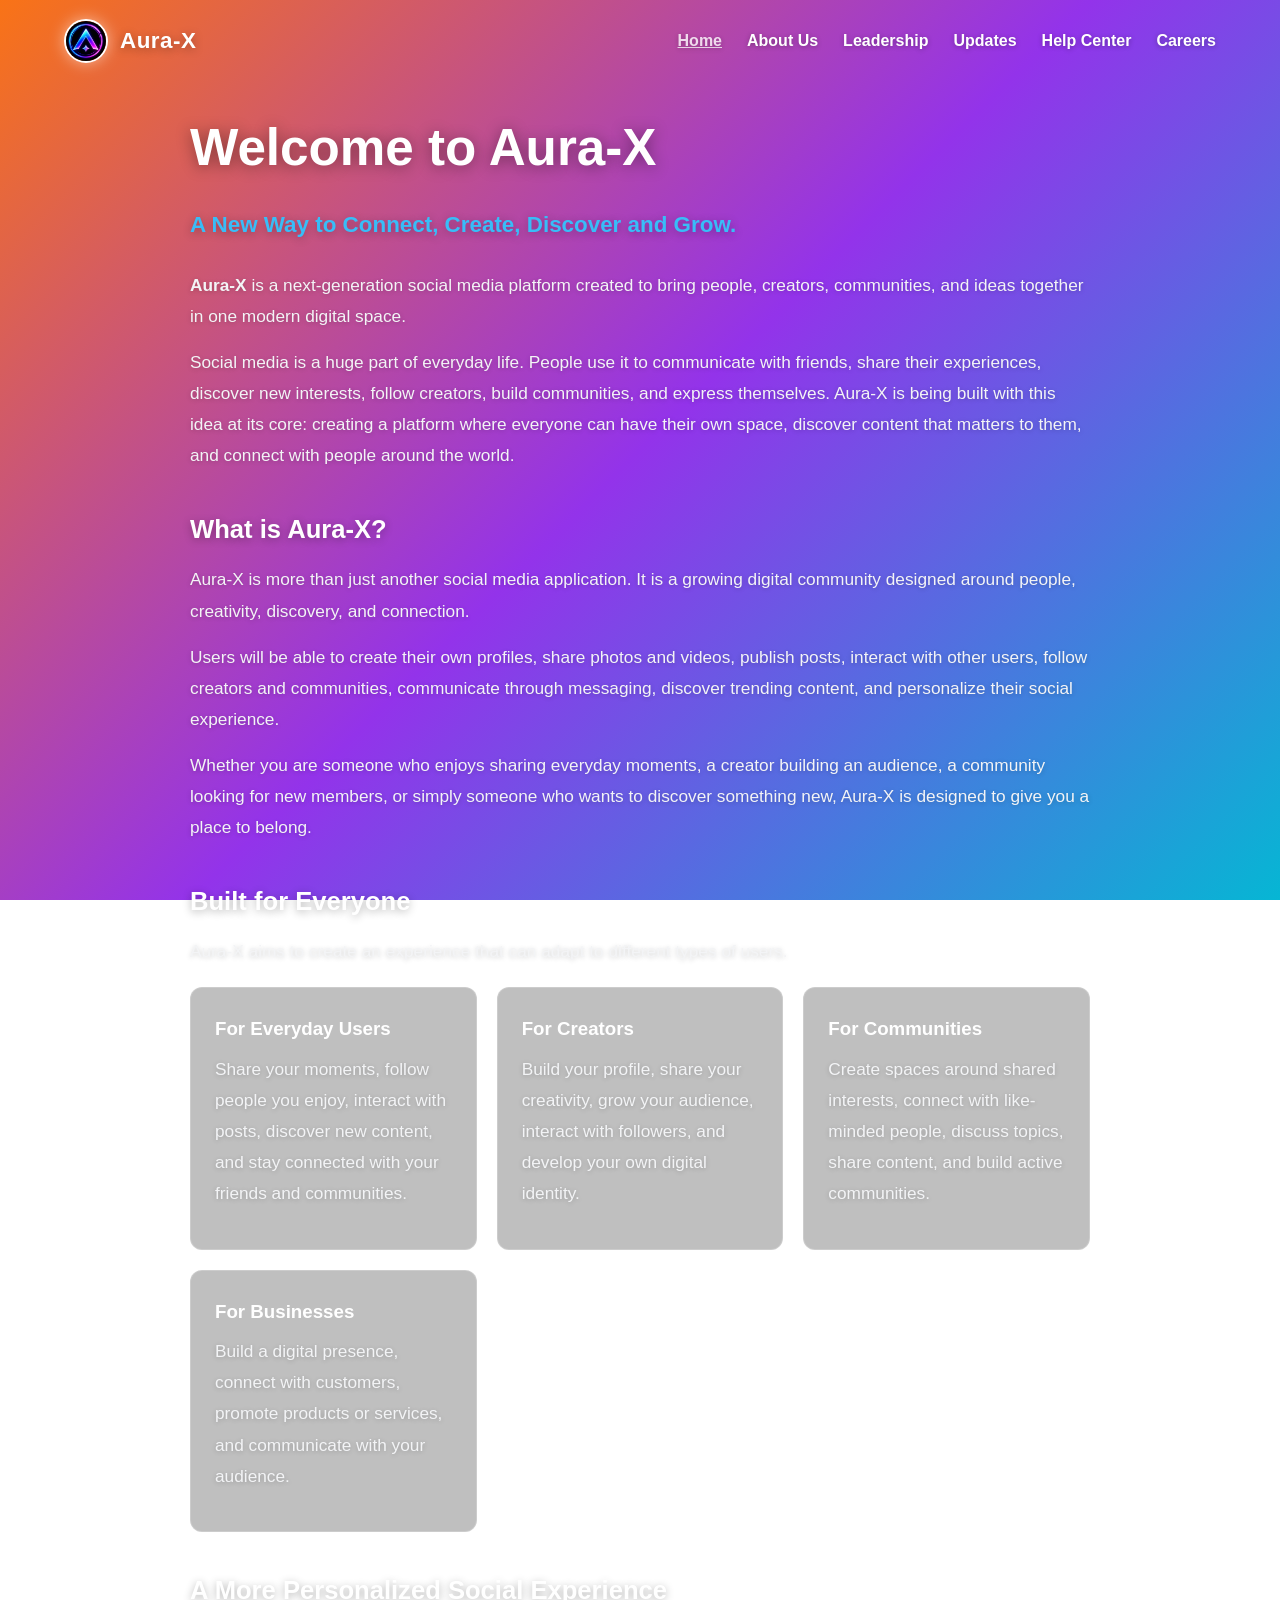
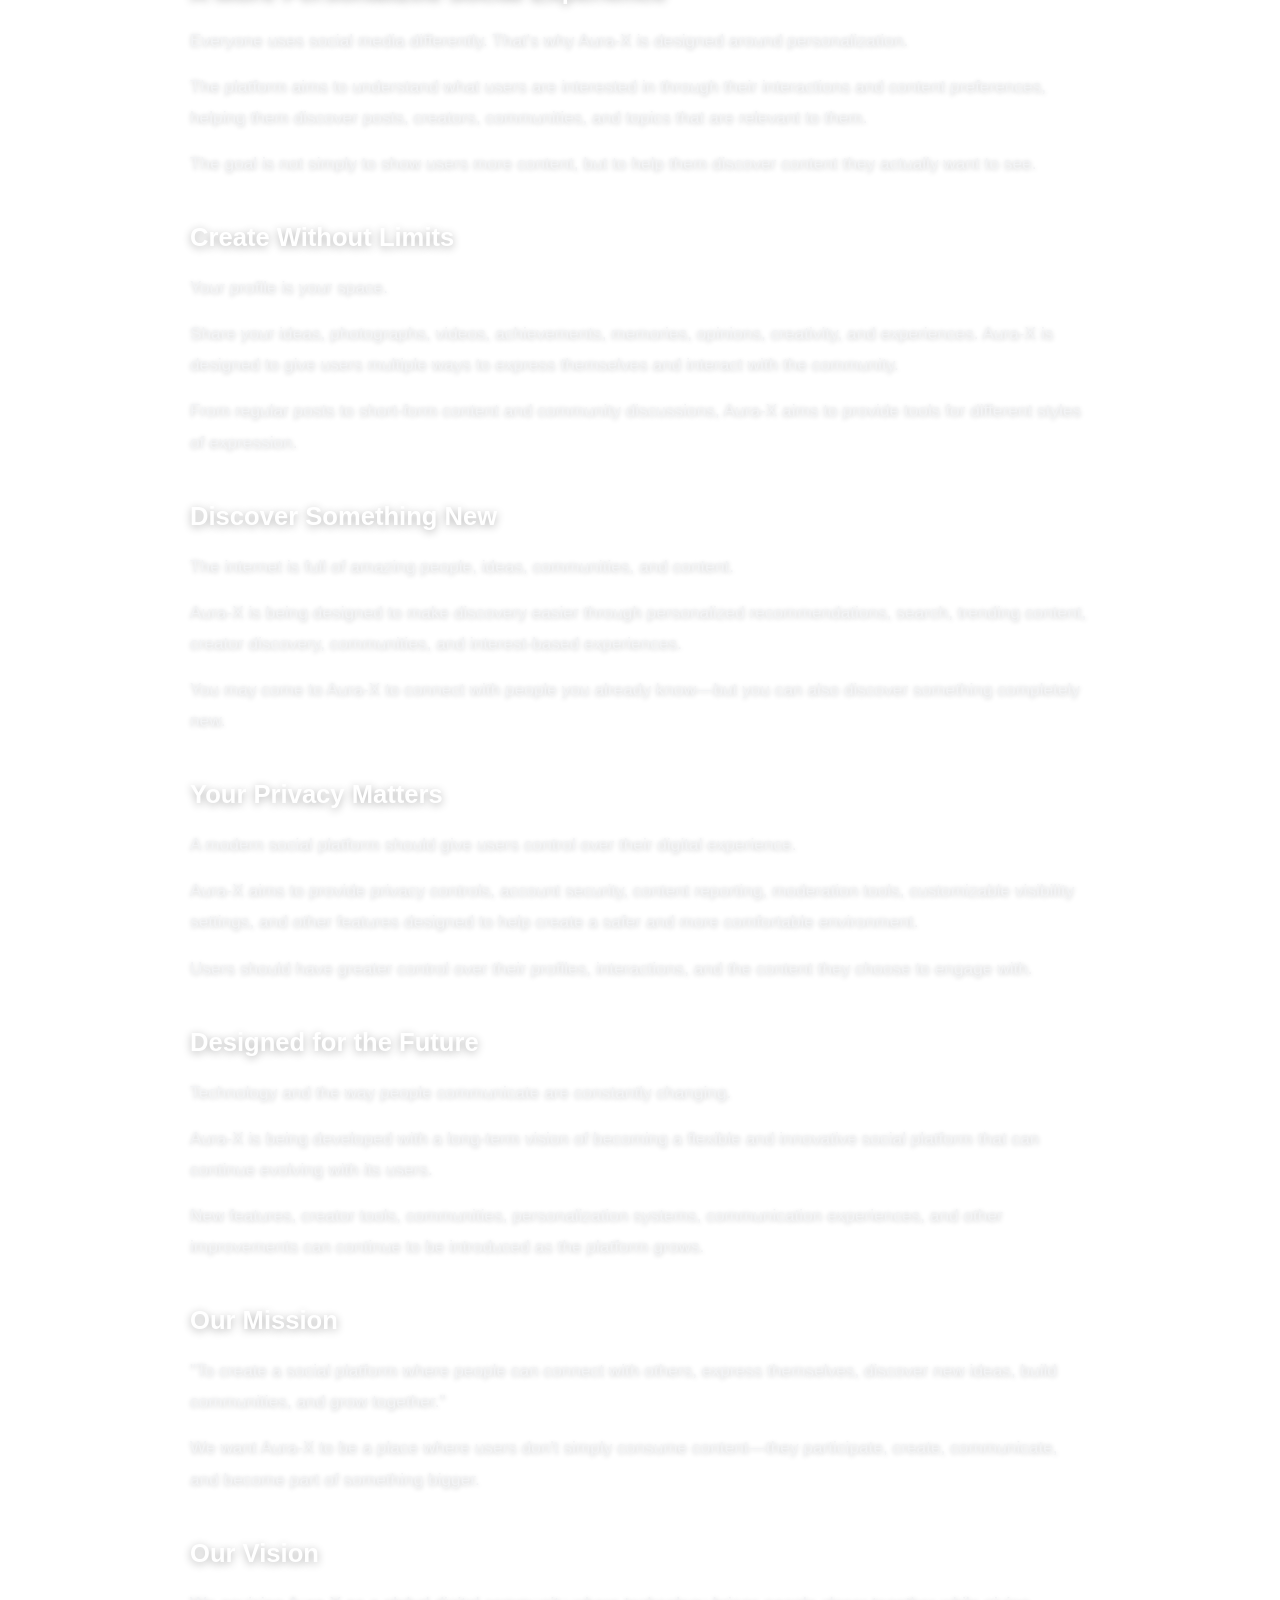
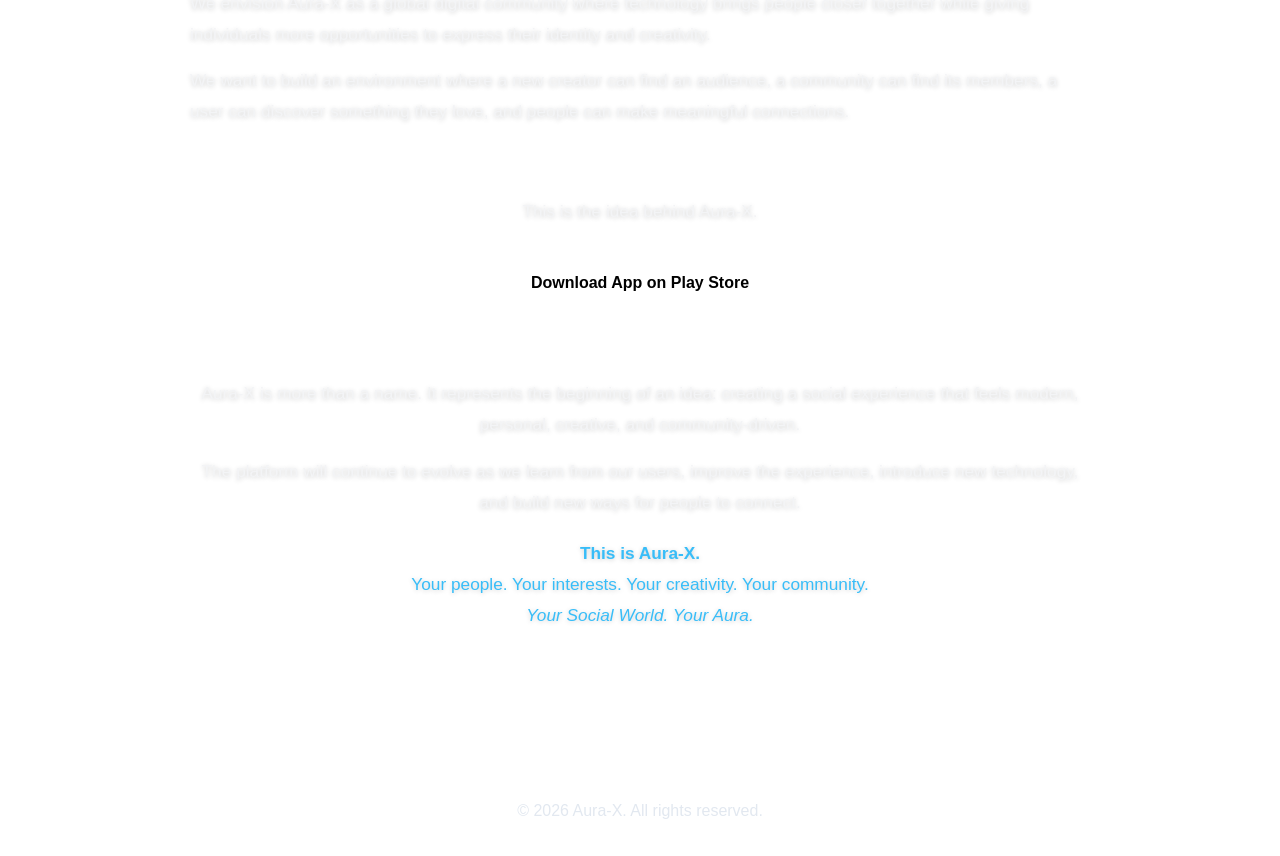
<file: index.html>
<!DOCTYPE html>
<html lang="en">
<head>
    <meta charset="UTF-8">
    <meta name="viewport" content="width=device-width, initial-scale=1.0">
    <title>Aura-X | Home</title>
    <link rel="stylesheet" href="style.css">
    

    <style>
        .story-container > *, .card > *, .audience-box, .leader-profile, .roadmap-item {
            opacity: 0;
            transform: translateY(30px);
            transition: opacity 0.8s ease-out, transform 0.8s ease-out;
        }
        .story-container > *.visible, .card > *.visible, .audience-box.visible, .leader-profile.visible, .roadmap-item.visible {
            opacity: 1;
            transform: translateY(0);
        }
    </style>
</head>
<body>

    <header>
        <div class="logo-container">
            <img src="logo.jpg" alt="Aura-X Logo" class="brand-logo">
            <span class="logo-text">Aura-X</span>
        </div>
        <button class="menu-toggle" onclick="toggleMenu()">
            <span></span>
            <span></span>
            <span></span>
        </button>
        <nav>
            <ul id="navLinks">
                <li><a href="index.html" class="active">Home</a></li>
                <li><a href="about.html">About Us</a></li>
                <li><a href="leadership.html">Leadership</a></li>
                <li><a href="updates.html">Updates</a></li>
                <li><a href="support.html">Help Center</a></li>
                <li><a href="careers.html">Careers</a></li>
            </ul>
        </nav>
    </header>

    <section class="hero-story">
        <div class="story-container">
            <h1>Welcome to Aura-X</h1>
            <p class="tagline">A New Way to Connect, Create, Discover and Grow.</p>
            
            <p><strong>Aura-X</strong> is a next-generation social media platform created to bring people, creators, communities, and ideas together in one modern digital space.</p>
            
            <p>Social media is a huge part of everyday life. People use it to communicate with friends, share their experiences, discover new interests, follow creators, build communities, and express themselves. Aura-X is being built with this idea at its core: creating a platform where everyone can have their own space, discover content that matters to them, and connect with people around the world.</p>

            <h2>What is Aura-X?</h2>
            <p>Aura-X is more than just another social media application. It is a growing digital community designed around people, creativity, discovery, and connection.</p>
            <p>Users will be able to create their own profiles, share photos and videos, publish posts, interact with other users, follow creators and communities, communicate through messaging, discover trending content, and personalize their social experience.</p>
            <p>Whether you are someone who enjoys sharing everyday moments, a creator building an audience, a community looking for new members, or simply someone who wants to discover something new, Aura-X is designed to give you a place to belong.</p>

            <h2>Built for Everyone</h2>
            <p>Aura-X aims to create an experience that can adapt to different types of users.</p>
            
            <div class="audience-grid">
                <div class="audience-box">
                    <h3>For Everyday Users</h3>
                    <p>Share your moments, follow people you enjoy, interact with posts, discover new content, and stay connected with your friends and communities.</p>
                </div>
                <div class="audience-box">
                    <h3>For Creators</h3>
                    <p>Build your profile, share your creativity, grow your audience, interact with followers, and develop your own digital identity.</p>
                </div>
                <div class="audience-box">
                    <h3>For Communities</h3>
                    <p>Create spaces around shared interests, connect with like-minded people, discuss topics, share content, and build active communities.</p>
                </div>
                <div class="audience-box">
                    <h3>For Businesses</h3>
                    <p>Build a digital presence, connect with customers, promote products or services, and communicate with your audience.</p>
                </div>
            </div>

            <h2>A More Personalized Social Experience</h2>
            <p>Everyone uses social media differently. That's why Aura-X is designed around personalization.</p>
            <p>The platform aims to understand what users are interested in through their interactions and content preferences, helping them discover posts, creators, communities, and topics that are relevant to them.</p>
            <p>The goal is not simply to show users more content, but to help them discover content they actually want to see.</p>

            <h2>Create Without Limits</h2>
            <p>Your profile is your space.</p>
            <p>Share your ideas, photographs, videos, achievements, memories, opinions, creativity, and experiences. Aura-X is designed to give users multiple ways to express themselves and interact with the community.</p>
            <p>From regular posts to short-form content and community discussions, Aura-X aims to provide tools for different styles of expression.</p>

            <h2>Discover Something New</h2>
            <p>The internet is full of amazing people, ideas, communities, and content.</p>
            <p>Aura-X is being designed to make discovery easier through personalized recommendations, search, trending content, creator discovery, communities, and interest-based experiences.</p>
            <p>You may come to Aura-X to connect with people you already know—but you can also discover something completely new.</p>

            <h2>Your Privacy Matters</h2>
            <p>A modern social platform should give users control over their digital experience.</p>
            <p>Aura-X aims to provide privacy controls, account security, content reporting, moderation tools, customizable visibility settings, and other features designed to help create a safer and more comfortable environment.</p>
            <p>Users should have greater control over their profiles, interactions, and the content they choose to engage with.</p>

            <h2>Designed for the Future</h2>
            <p>Technology and the way people communicate are constantly changing.</p>
            <p>Aura-X is being developed with a long-term vision of becoming a flexible and innovative social platform that can continue evolving with its users.</p>
            <p>New features, creator tools, communities, personalization systems, communication experiences, and other improvements can continue to be introduced as the platform grows.</p>

            <h2>Our Mission</h2>
            <p class="highlight-quote">"To create a social platform where people can connect with others, express themselves, discover new ideas, build communities, and grow together."</p>
            <p>We want Aura-X to be a place where users don't simply consume content—they participate, create, communicate, and become part of something bigger.</p>

            <h2>Our Vision</h2>
            <p>We envision Aura-X as a global digital community where technology brings people closer together while giving individuals more opportunities to express their identity and creativity.</p>
            <p>We want to build an environment where a new creator can find an audience, a community can find its members, a user can discover something they love, and people can make meaningful connections.</p>

            <div class="cta-banner" style="margin-top: 35px; text-align: center;">
                <h3>Connect. Create. Discover. Grow.</h3>
                <p>This is the idea behind Aura-X.</p>
                <a href="https://play.google.com/store/apps/details?id=com.mrrock.aurax" target="_blank" class="cta-btn" style="margin-top: 15px;">Download App on Play Store</a>
            </div>

            <div class="beginning-section" style="margin-top: 35px; text-align: center;">
                <h3>The Beginning of Aura-X</h3>
                <p>Aura-X is more than a name. It represents the beginning of an idea: creating a social experience that feels modern, personal, creative, and community-driven.</p>
                <p>The platform will continue to evolve as we learn from our users, improve the experience, introduce new technology, and build new ways for people to connect.</p>
                <p class="final-tag" style="margin-top: 20px; color: #38bdf8;"><strong>This is Aura-X.</strong><br>Your people. Your interests. Your creativity. Your community.<br><em>Your Social World. Your Aura.</em></p>
            </div>
        </div>
    </section>

    <footer>
        <p>&copy; 2026 Aura-X. All rights reserved.</p>
    </footer>

    <script>
        function toggleMenu() {
            const navLinks = document.getElementById('navLinks');
            navLinks.classList.toggle('show');
        }

        document.addEventListener("DOMContentLoaded", function() {
            const observer = new IntersectionObserver((entries) => {
                entries.forEach(entry => {
                    if (entry.isIntersecting) {
                        entry.target.classList.add('visible');
                    }
                });
            }, { threshold: 0.1 });

            document.querySelectorAll('.story-container > *, .card > *, .audience-box, .leader-profile, .roadmap-item').forEach(el => {
                observer.observe(el);
            });
        });
    </script>
</body>
</html>
</file>
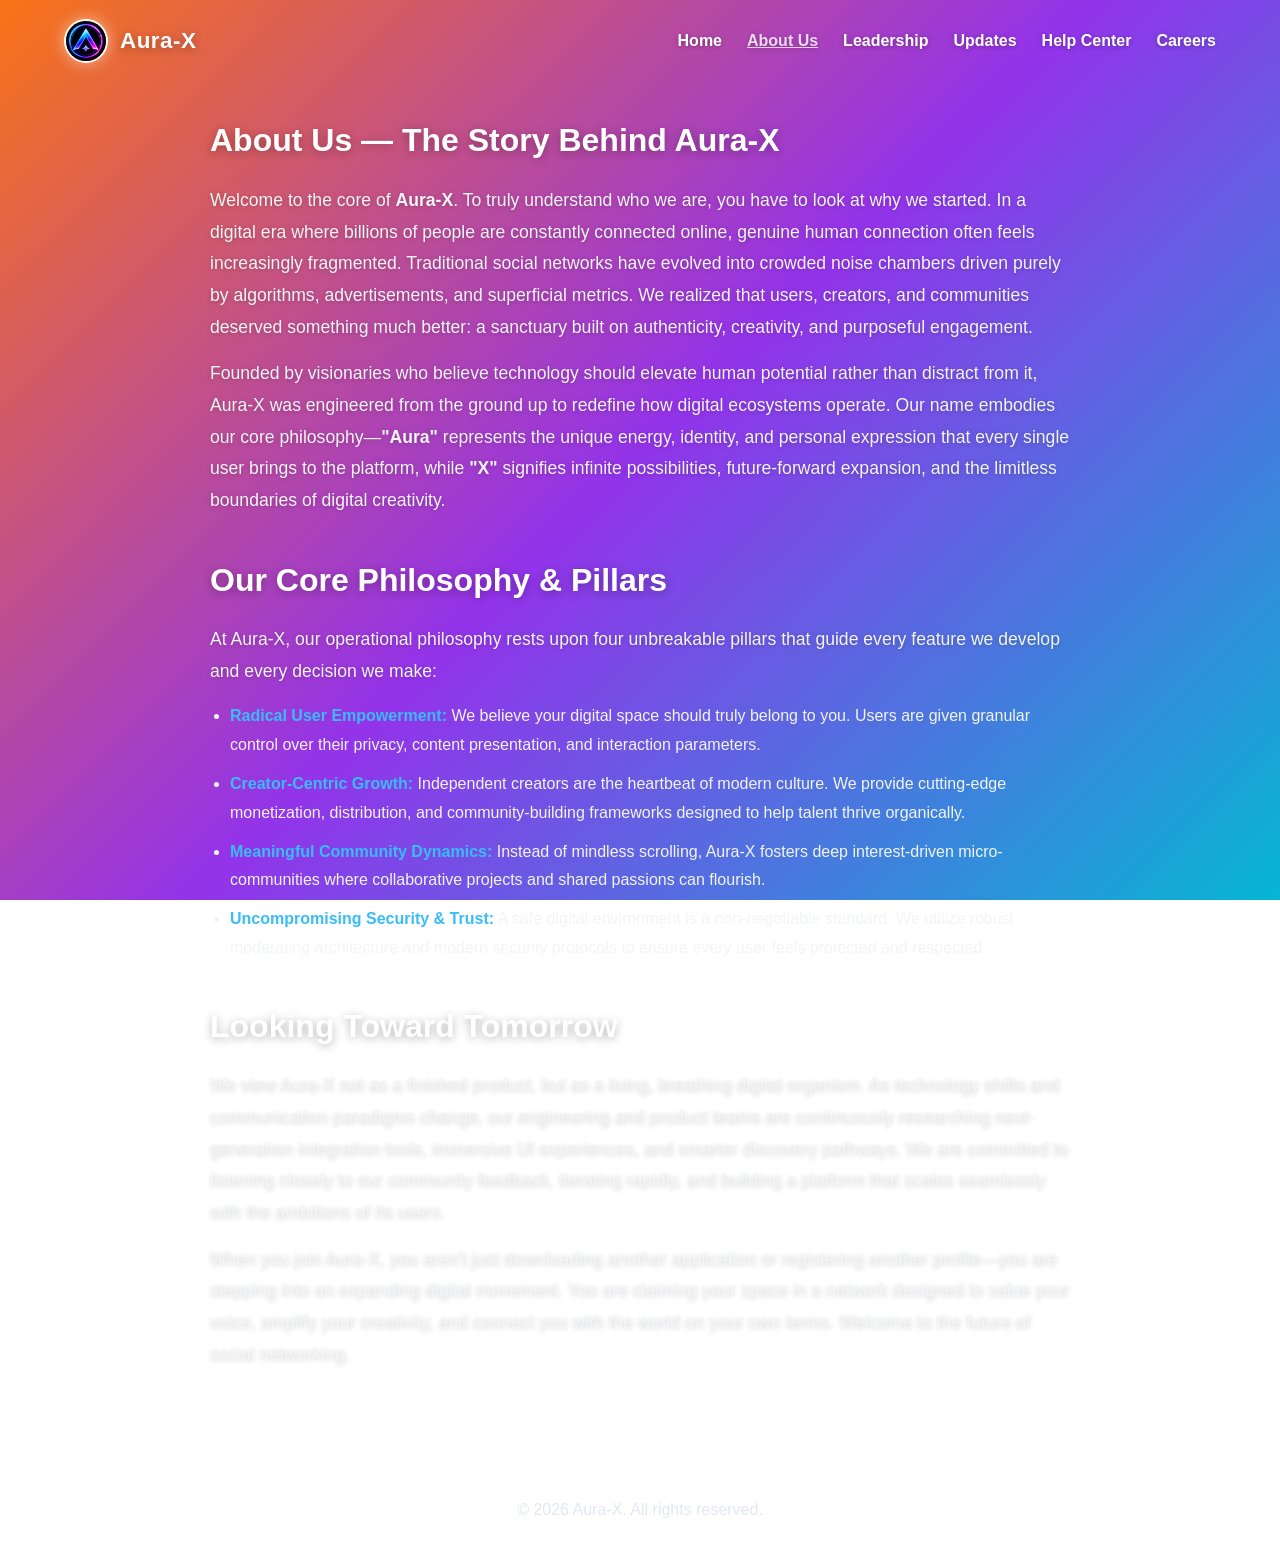
<file: about.html>
<!DOCTYPE html>
<html lang="en">
<head>
    <meta charset="UTF-8">
    <meta name="viewport" content="width=device-width, initial-scale=1.0">
    <title>Aura-X | About Us</title>
    <link rel="stylesheet" href="style.css">
    <style>
        .story-container > *, .card > *, .audience-box, .leader-profile, .roadmap-item {
            opacity: 0;
            transform: translateY(30px);
            transition: opacity 0.8s ease-out, transform 0.8s ease-out;
        }
        .story-container > *.visible, .card > *.visible, .audience-box.visible, .leader-profile.visible, .roadmap-item.visible {
            opacity: 1;
            transform: translateY(0);
        }
    </style>
</head>
<body>

    <header>
        <div class="logo-container">
            <img src="logo.jpg" alt="Aura-X Logo" class="brand-logo">
            <span class="logo-text">Aura-X</span>
        </div>
        <button class="menu-toggle" onclick="toggleMenu()">
            <span></span>
            <span></span>
            <span></span>
        </button>
        <nav>
            <ul id="navLinks">
                <li><a href="index.html">Home</a></li>
                <li><a href="about.html" class="active">About Us</a></li>
                <li><a href="leadership.html">Leadership</a></li>
                <li><a href="updates.html">Updates</a></li>
                <li><a href="support.html">Help Center</a></li>
                <li><a href="careers.html">Careers</a></li>
            </ul>
        </nav>
    </header>

    <div class="container">
        <section class="card">
            <h2>About Us — The Story Behind Aura-X</h2>
            <p>Welcome to the core of <strong>Aura-X</strong>. To truly understand who we are, you have to look at why we started. In a digital era where billions of people are constantly connected online, genuine human connection often feels increasingly fragmented. Traditional social networks have evolved into crowded noise chambers driven purely by algorithms, advertisements, and superficial metrics. We realized that users, creators, and communities deserved something much better: a sanctuary built on authenticity, creativity, and purposeful engagement.</p>
            
            <p>Founded by visionaries who believe technology should elevate human potential rather than distract from it, Aura-X was engineered from the ground up to redefine how digital ecosystems operate. Our name embodies our core philosophy—<strong>"Aura"</strong> represents the unique energy, identity, and personal expression that every single user brings to the platform, while <strong>"X"</strong> signifies infinite possibilities, future-forward expansion, and the limitless boundaries of digital creativity.</p>

            <h2 style="margin-top: 35px;">Our Core Philosophy & Pillars</h2>
            <p>At Aura-X, our operational philosophy rests upon four unbreakable pillars that guide every feature we develop and every decision we make:</p>
            
            <ul style="list-style-type: disc; margin-left: 20px; margin-bottom: 20px; color: #f3f4f6;">
                <li style="margin-bottom: 10px;"><strong style="color: #38bdf8;">Radical User Empowerment:</strong> We believe your digital space should truly belong to you. Users are given granular control over their privacy, content presentation, and interaction parameters.</li>
                <li style="margin-bottom: 10px;"><strong style="color: #38bdf8;">Creator-Centric Growth:</strong> Independent creators are the heartbeat of modern culture. We provide cutting-edge monetization, distribution, and community-building frameworks designed to help talent thrive organically.</li>
                <li style="margin-bottom: 10px;"><strong style="color: #38bdf8;">Meaningful Community Dynamics:</strong> Instead of mindless scrolling, Aura-X fosters deep interest-driven micro-communities where collaborative projects and shared passions can flourish.</li>
                <li style="margin-bottom: 10px;"><strong style="color: #38bdf8;">Uncompromising Security & Trust:</strong> A safe digital environment is a non-negotiable standard. We utilize robust moderating architecture and modern security protocols to ensure every user feels protected and respected.</li>
            </ul>

            <h2 style="margin-top: 35px;">Looking Toward Tomorrow</h2>
            <p>We view Aura-X not as a finished product, but as a living, breathing digital organism. As technology shifts and communication paradigms change, our engineering and product teams are continuously researching next-generation integration tools, immersive UI experiences, and smarter discovery pathways. We are committed to listening closely to our community feedback, iterating rapidly, and building a platform that scales seamlessly with the ambitions of its users.</p>
            
            <p>When you join Aura-X, you aren't just downloading another application or registering another profile—you are stepping into an expanding digital movement. You are claiming your space in a network designed to value your voice, amplify your creativity, and connect you with the world on your own terms. Welcome to the future of social networking.</p>
        </section>
    </div>

    <footer>
        <p>&copy; 2026 Aura-X. All rights reserved.</p>
    </footer>

    <script>
        function toggleMenu() {
            const navLinks = document.getElementById('navLinks');
            navLinks.classList.toggle('show');
        }

        document.addEventListener("DOMContentLoaded", function() {
            const observer = new IntersectionObserver((entries) => {
                entries.forEach(entry => {
                    if (entry.isIntersecting) {
                        entry.target.classList.add('visible');
                    }
                });
            }, { threshold: 0.1 });

            document.querySelectorAll('.story-container > *, .card > *, .audience-box, .leader-profile, .roadmap-item').forEach(el => {
                observer.observe(el);
            });
        });
    </script>
</body>
</html>
</file>
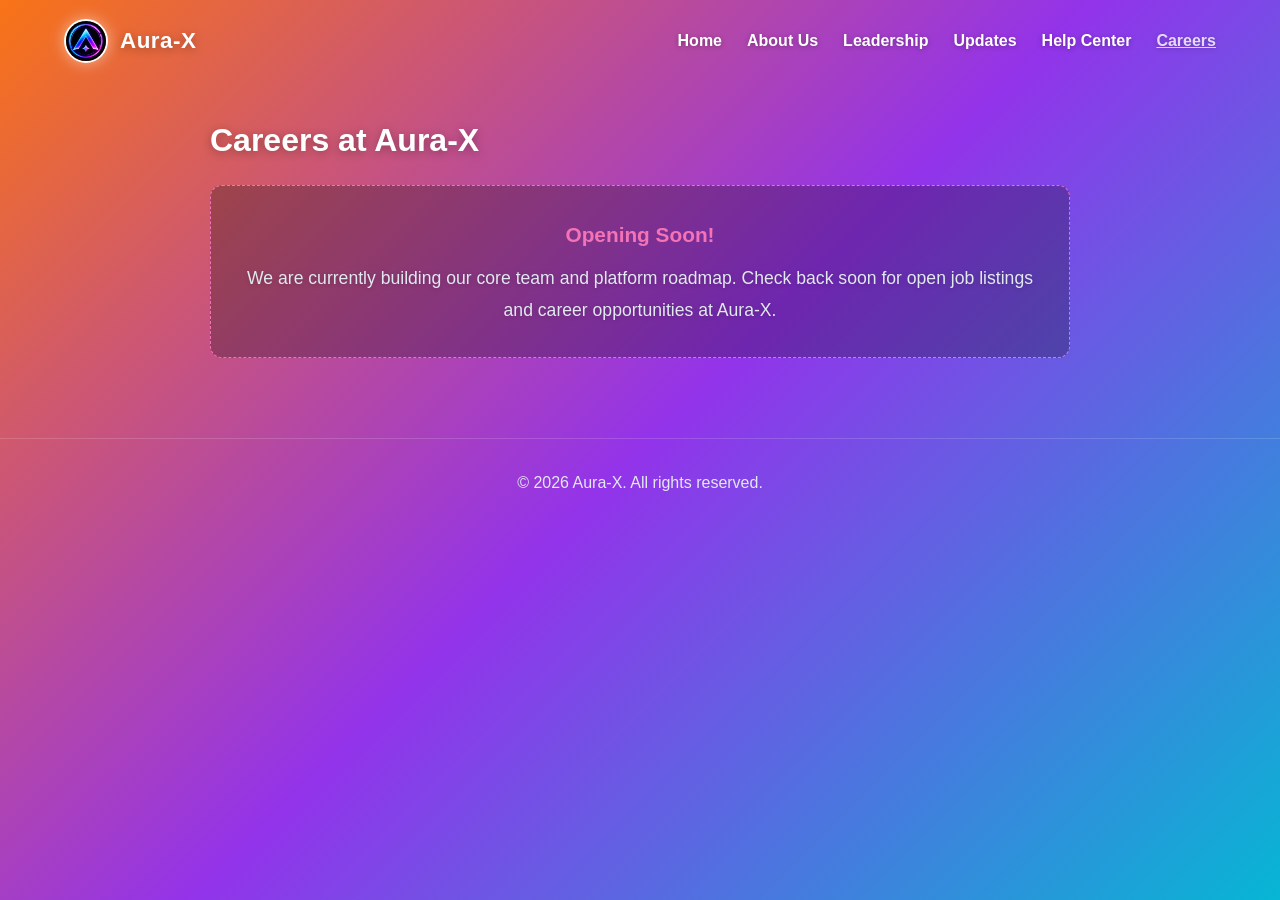
<file: careers.html>
<!DOCTYPE html>
<html lang="en">
<head>
    <meta charset="UTF-8">
    <meta name="viewport" content="width=device-width, initial-scale=1.0">
    <title>Aura-X | Careers</title>
    <link rel="stylesheet" href="style.css">
    <style>
        .story-container > *, .card > *, .audience-box, .leader-profile, .roadmap-item {
            opacity: 0;
            transform: translateY(30px);
            transition: opacity 0.8s ease-out, transform 0.8s ease-out;
        }
        .story-container > *.visible, .card > *.visible, .audience-box.visible, .leader-profile.visible, .roadmap-item.visible {
            opacity: 1;
            transform: translateY(0);
        }
    </style>
</head>
<body>

    <header>
        <div class="logo-container">
            <img src="logo.jpg" alt="Aura-X Logo" class="brand-logo">
            <span class="logo-text">Aura-X</span>
        </div>
        <button class="menu-toggle" onclick="toggleMenu()">
            <span></span>
            <span></span>
            <span></span>
        </button>
        <nav>
            <ul id="navLinks">
                <li><a href="index.html">Home</a></li>
                <li><a href="about.html">About Us</a></li>
                <li><a href="leadership.html">Leadership</a></li>
                <li><a href="updates.html">Updates</a></li>
                <li><a href="support.html">Help Center</a></li>
                <li><a href="careers.html" class="active">Careers</a></li>
            </ul>
        </nav>
    </header>

    <div class="container">
        <section class="card">
            <h2>Careers at Aura-X</h2>
            <div style="background: rgba(0, 0, 0, 0.25); border: 1px dashed #f472b6; padding: 30px; border-radius: 12px; text-align: center; margin-top: 15px;">
                <h3 style="color: #f472b6; margin-bottom: 10px; font-size: 1.3rem;">Opening Soon!</h3>
                <p style="color: #e2e8f0; margin: 0;">We are currently building our core team and platform roadmap. Check back soon for open job listings and career opportunities at Aura-X.</p>
            </div>
        </section>
    </div>

    <footer>
        <p>&copy; 2026 Aura-X. All rights reserved.</p>
    </footer>

    <script>
        function toggleMenu() {
            const navLinks = document.getElementById('navLinks');
            navLinks.classList.toggle('show');
        }

        document.addEventListener("DOMContentLoaded", function() {
            const observer = new IntersectionObserver((entries) => {
                entries.forEach(entry => {
                    if (entry.isIntersecting) {
                        entry.target.classList.add('visible');
                    }
                });
            }, { threshold: 0.1 });

            document.querySelectorAll('.story-container > *, .card > *, .audience-box, .leader-profile, .roadmap-item').forEach(el => {
                observer.observe(el);
            });
        });
    </script>
</body>
</html>
</file>
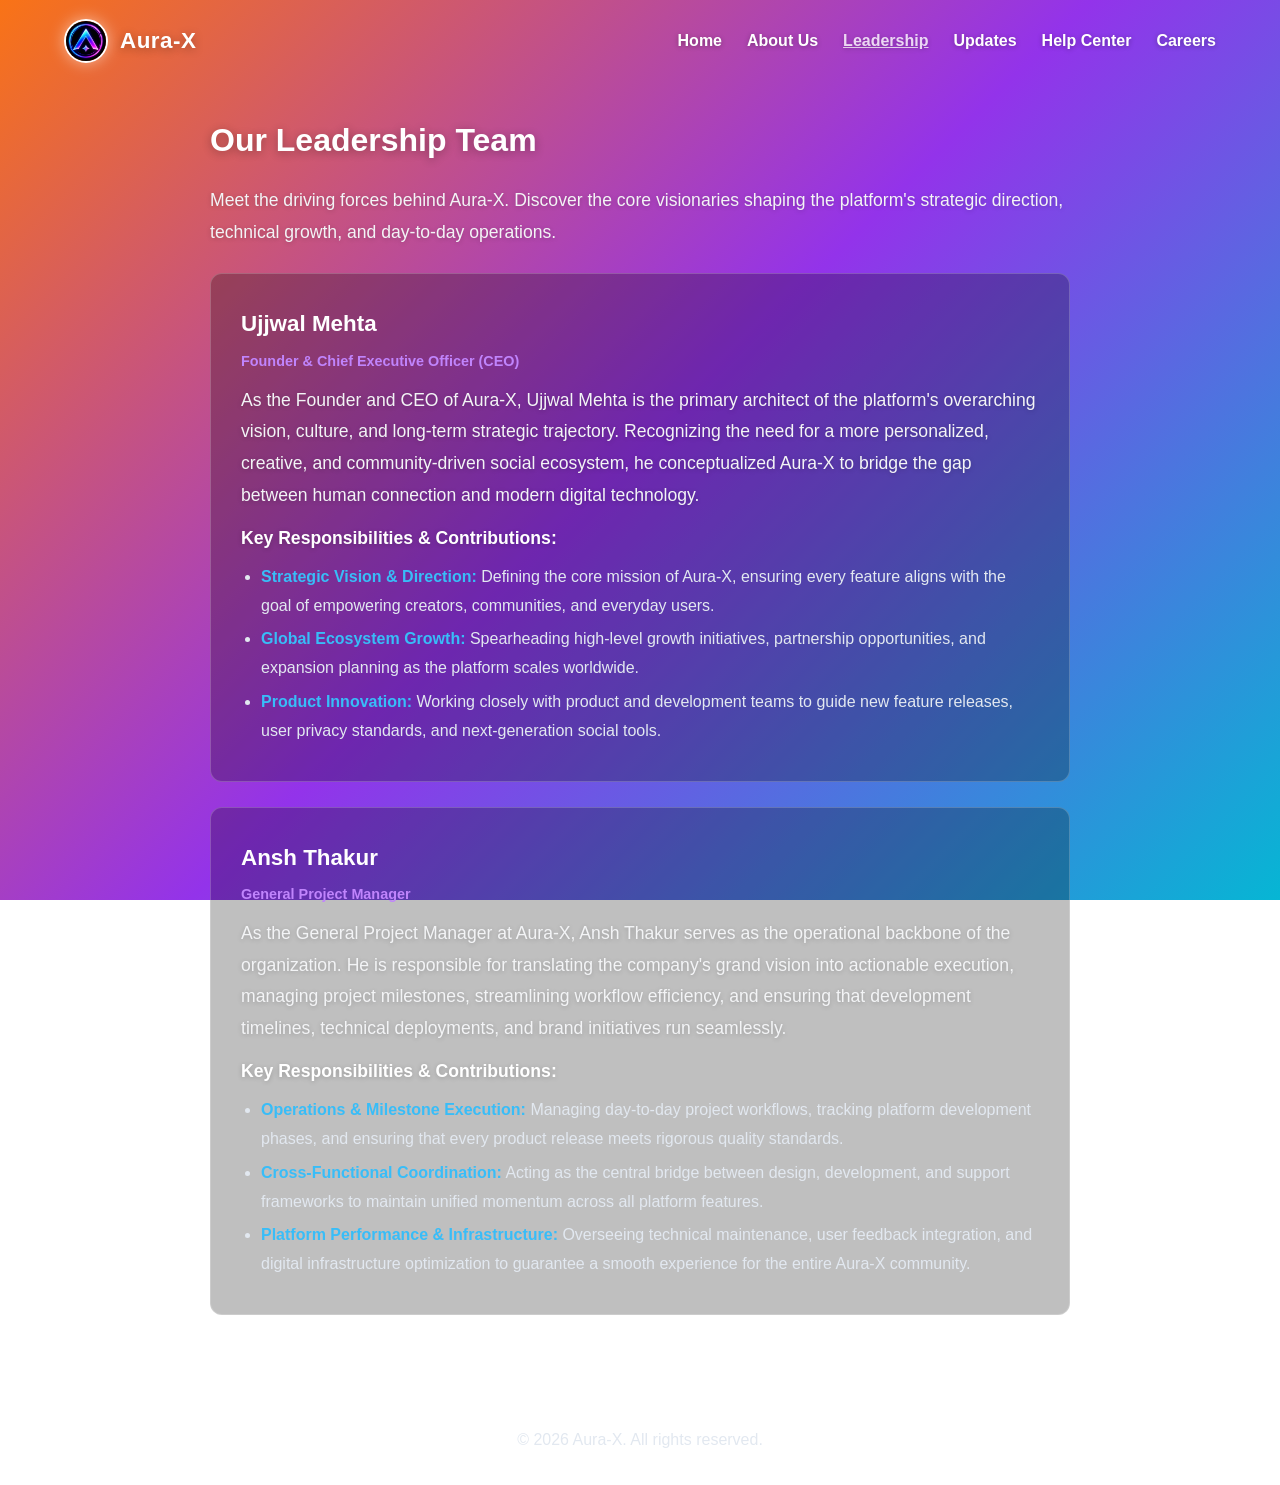
<file: leadership.html>
<!DOCTYPE html>
<html lang="en">
<head>
    <meta charset="UTF-8">
    <meta name="viewport" content="width=device-width, initial-scale=1.0">
    <title>Aura-X | Leadership</title>
    <link rel="stylesheet" href="style.css">
    <style>
        .story-container > *, .card > *, .audience-box, .leader-profile, .roadmap-item {
            opacity: 0;
            transform: translateY(30px);
            transition: opacity 0.8s ease-out, transform 0.8s ease-out;
        }
        .story-container > *.visible, .card > *.visible, .audience-box.visible, .leader-profile.visible, .roadmap-item.visible {
            opacity: 1;
            transform: translateY(0);
        }
    </style>
</head>
<body>

    <header>
        <div class="logo-container">
            <img src="logo.jpg" alt="Aura-X Logo" class="brand-logo">
            <span class="logo-text">Aura-X</span>
        </div>
        <button class="menu-toggle" onclick="toggleMenu()">
            <span></span>
            <span></span>
            <span></span>
        </button>
        <nav>
            <ul id="navLinks">
                <li><a href="index.html">Home</a></li>
                <li><a href="about.html">About Us</a></li>
                <li><a href="leadership.html" class="active">Leadership</a></li>
                <li><a href="updates.html">Updates</a></li>
                <li><a href="support.html">Help Center</a></li>
                <li><a href="careers.html">Careers</a></li>
            </ul>
        </nav>
    </header>

    <div class="container">
        <section class="card">
            <h2>Our Leadership Team</h2>
            <p style="margin-bottom: 25px;">Meet the driving forces behind Aura-X. Discover the core visionaries shaping the platform's strategic direction, technical growth, and day-to-day operations.</p>
            
            <div style="display: flex; flex-direction: column; gap: 25px;">
                
                <div class="leader-profile" style="background: rgba(0, 0, 0, 0.25); border: 1px solid rgba(255, 255, 255, 0.2); padding: 30px; border-radius: 12px;">
                    <h3 style="font-size: 1.4rem; margin-bottom: 4px;">Ujjwal Mehta</h3>
                    <span class="role">Founder & Chief Executive Officer (CEO)</span>
                    <p style="color: #f3f4f6; margin-bottom: 12px;">
                        As the Founder and CEO of Aura-X, Ujjwal Mehta is the primary architect of the platform's overarching vision, culture, and long-term strategic trajectory. Recognizing the need for a more personalized, creative, and community-driven social ecosystem, he conceptualized Aura-X to bridge the gap between human connection and modern digital technology.
                    </p>
                    <p style="color: #ffffff; font-weight: 600; margin-bottom: 8px;">
                        Key Responsibilities & Contributions:
                    </p>
                    <ul style="margin-left: 20px; color: #e2e8f0;">
                        <li style="margin-bottom: 5px;"><strong style="color: #38bdf8;">Strategic Vision & Direction:</strong> Defining the core mission of Aura-X, ensuring every feature aligns with the goal of empowering creators, communities, and everyday users.</li>
                        <li style="margin-bottom: 5px;"><strong style="color: #38bdf8;">Global Ecosystem Growth:</strong> Spearheading high-level growth initiatives, partnership opportunities, and expansion planning as the platform scales worldwide.</li>
                        <li style="margin-bottom: 5px;"><strong style="color: #38bdf8;">Product Innovation:</strong> Working closely with product and development teams to guide new feature releases, user privacy standards, and next-generation social tools.</li>
                    </ul>
                </div>

                <div class="leader-profile" style="background: rgba(0, 0, 0, 0.25); border: 1px solid rgba(255, 255, 255, 0.2); padding: 30px; border-radius: 12px;">
                    <h3 style="font-size: 1.4rem; margin-bottom: 4px;">Ansh Thakur</h3>
                    <span class="role">General Project Manager</span>
                    <p style="color: #f3f4f6; margin-bottom: 12px;">
                        As the General Project Manager at Aura-X, Ansh Thakur serves as the operational backbone of the organization. He is responsible for translating the company's grand vision into actionable execution, managing project milestones, streamlining workflow efficiency, and ensuring that development timelines, technical deployments, and brand initiatives run seamlessly.
                    </p>
                    <p style="color: #ffffff; font-weight: 600; margin-bottom: 8px;">
                        Key Responsibilities & Contributions:
                    </p>
                    <ul style="margin-left: 20px; color: #e2e8f0;">
                        <li style="margin-bottom: 5px;"><strong style="color: #38bdf8;">Operations & Milestone Execution:</strong> Managing day-to-day project workflows, tracking platform development phases, and ensuring that every product release meets rigorous quality standards.</li>
                        <li style="margin-bottom: 5px;"><strong style="color: #38bdf8;">Cross-Functional Coordination:</strong> Acting as the central bridge between design, development, and support frameworks to maintain unified momentum across all platform features.</li>
                        <li style="margin-bottom: 5px;"><strong style="color: #38bdf8;">Platform Performance & Infrastructure:</strong> Overseeing technical maintenance, user feedback integration, and digital infrastructure optimization to guarantee a smooth experience for the entire Aura-X community.</li>
                    </ul>
                </div>

            </div>
        </section>
    </div>

    <footer>
        <p>&copy; 2026 Aura-X. All rights reserved.</p>
    </footer>

    <script>
        function toggleMenu() {
            const navLinks = document.getElementById('navLinks');
            navLinks.classList.toggle('show');
        }

        document.addEventListener("DOMContentLoaded", function() {
            const observer = new IntersectionObserver((entries) => {
                entries.forEach(entry => {
                    if (entry.isIntersecting) {
                        entry.target.classList.add('visible');
                    }
                });
            }, { threshold: 0.1 });

            document.querySelectorAll('.story-container > *, .card > *, .audience-box, .leader-profile, .roadmap-item').forEach(el => {
                observer.observe(el);
            });
        });
    </script>
</body>
</html>
</file>
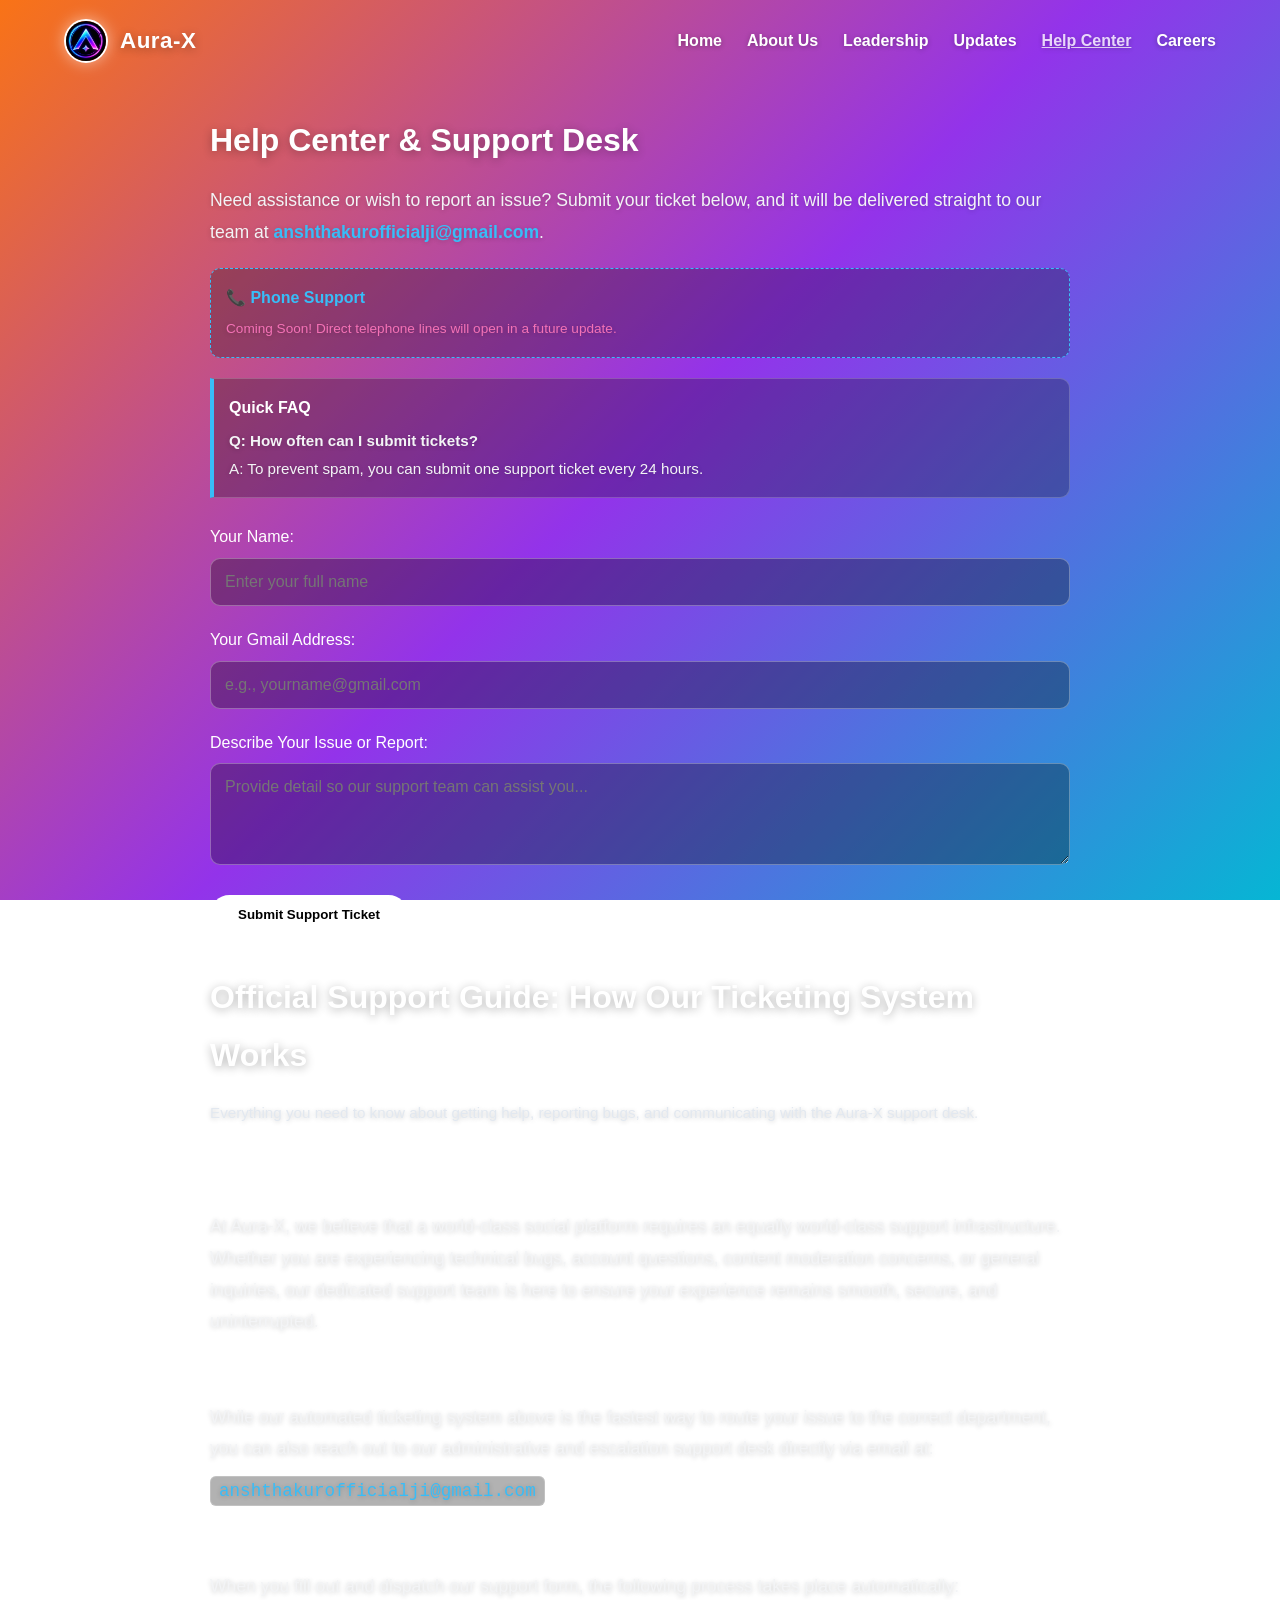
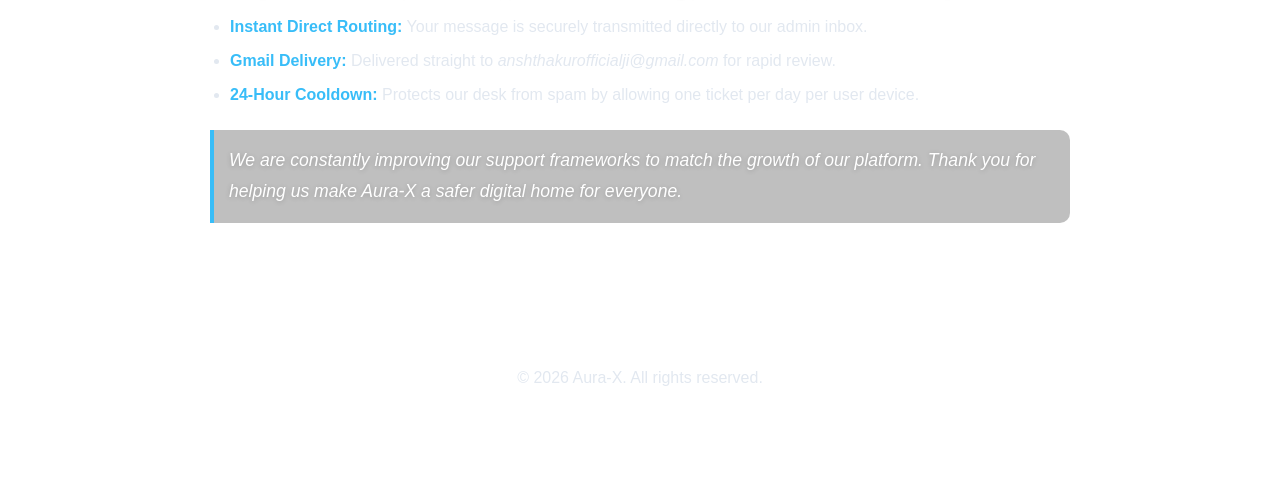
<file: support.html>
<!DOCTYPE html>
<html lang="en">
<head>
    <meta charset="UTF-8">
    <meta name="viewport" content="width=device-width, initial-scale=1.0">
    <title>Aura-X | Help Center & Support</title>
    <link rel="stylesheet" href="style.css">
    <style>
        .story-container > *, .card > *, .audience-box, .leader-profile, .roadmap-item {
            opacity: 0;
            transform: translateY(30px);
            transition: opacity 0.8s ease-out, transform 0.8s ease-out;
        }
        .story-container > *.visible, .card > *.visible, .audience-box.visible, .leader-profile.visible, .roadmap-item.visible {
            opacity: 1;
            transform: translateY(0);
        }
    </style>
</head>
<body>

    <header>
        <div class="logo-container">
            <img src="logo.jpg" alt="Aura-X Logo" class="brand-logo">
            <span class="logo-text">Aura-X</span>
        </div>
        <button class="menu-toggle" onclick="toggleMenu()">
            <span></span>
            <span></span>
            <span></span>
        </button>
        <nav>
            <ul id="navLinks">
                <li><a href="index.html">Home</a></li>
                <li><a href="about.html">About Us</a></li>
                <li><a href="leadership.html">Leadership</a></li>
                <li><a href="updates.html">Updates</a></li>
                <li><a href="support.html" class="active">Help Center</a></li>
                <li><a href="careers.html">Careers</a></li>
            </ul>
        </nav>
    </header>

    <div class="container">
        
        <section class="card">
            <h2>Help Center & Support Desk</h2>
            <p>Need assistance or wish to report an issue? Submit your ticket below, and it will be delivered straight to our team at <strong style="color: #38bdf8;">anshthakurofficialji@gmail.com</strong>.</p>
            
            <div style="margin: 20px 0;">
                <div class="support-badge" style="background: rgba(0,0,0,0.25); border: 1px dashed #38bdf8; padding: 15px; border-radius: 10px;">
                    <h4 style="color: #38bdf8; margin-bottom: 4px;">📞 Phone Support</h4>
                    <p style="font-size: 0.85rem; color: #f472b6; margin: 0;">Coming Soon! Direct telephone lines will open in a future update.</p>
                </div>
            </div>

            <div class="faq-box" style="background: rgba(0,0,0,0.25); border-left: 4px solid #38bdf8; padding: 15px; margin-bottom: 25px; border-radius: 0 10px 10px 0;">
                <h4 style="color: #ffffff; margin-bottom: 5px;">Quick FAQ</h4>
                <p style="font-size: 0.95rem; margin: 0;"><strong>Q: How often can I submit tickets?</strong><br>A: To prevent spam, you can submit one support ticket every 24 hours.</p>
            </div>

            <form action="https://formspree.io/f/mdekwroo" method="POST" id="supportForm" onsubmit="handleFormSubmit(event)">
                <div class="form-group">
                    <label for="username">Your Name:</label>
                    <input type="text" id="username" name="name" required placeholder="Enter your full name">
                </div>
                <div class="form-group">
                    <label for="useremail">Your Gmail Address:</label>
                    <input type="email" id="useremail" name="email" required placeholder="e.g., yourname@gmail.com">
                </div>
                <div class="form-group">
                    <label for="issue">Describe Your Issue or Report:</label>
                    <textarea id="issue" name="message" rows="4" required placeholder="Provide detail so our support team can assist you..."></textarea>
                </div>
                <button type="submit" id="submitBtn" class="submit-btn">Submit Support Ticket</button>
            </form>

            <div id="successMessage" class="success-box" style="display: none; margin-top: 20px;"></div>
        </section>

        <section class="card">
            <h2>Official Support Guide: How Our Ticketing System Works</h2>
            <p style="color: #e2e8f0; font-size: 0.95rem; margin-bottom: 25px; border-bottom: 1px solid rgba(255,255,255,0.2); padding-bottom: 15px;">Everything you need to know about getting help, reporting bugs, and communicating with the Aura-X support desk.</p>
            
            <div>
                <h3 style="color: #ffffff; margin-top: 20px; margin-bottom: 10px;">1. Introduction to Aura-X User Assistance</h3>
                <p style="margin-bottom: 15px;">At Aura-X, we believe that a world-class social platform requires an equally world-class support infrastructure. Whether you are experiencing technical bugs, account questions, content moderation concerns, or general inquiries, our dedicated support team is here to ensure your experience remains smooth, secure, and uninterrupted.</p>

                <h3 style="color: #ffffff; margin-top: 20px; margin-bottom: 10px;">2. Direct Contact & Official Email Desk</h3>
                <p style="margin-bottom: 10px;">While our automated ticketing system above is the fastest way to route your issue to the correct department, you can also reach out to our administrative and escalation support desk directly via email at:</p>
                <p style="margin-bottom: 15px;"><code style="background: rgba(0,0,0,0.3); border: 1px solid rgba(255,255,255,0.2); color: #38bdf8; padding: 4px 8px; border-radius: 6px; font-family: monospace;">anshthakurofficialji@gmail.com</code></p>

                <h3 style="color: #ffffff; margin-top: 20px; margin-bottom: 10px;">3. What Happens After You Submit a Ticket?</h3>
                <p style="margin-bottom: 10px;">When you fill out and dispatch our support form, the following process takes place automatically:</p>
                <ul style="margin-left: 20px; margin-bottom: 15px; color: #e2e8f0;">
                    <li style="margin-bottom: 5px;"><strong style="color: #38bdf8;">Instant Direct Routing:</strong> Your message is securely transmitted directly to our admin inbox.</li>
                    <li style="margin-bottom: 5px;"><strong style="color: #38bdf8;">Gmail Delivery:</strong> Delivered straight to <em>anshthakurofficialji@gmail.com</em> for rapid review.</li>
                    <li style="margin-bottom: 5px;"><strong style="color: #38bdf8;">24-Hour Cooldown:</strong> Protects our desk from spam by allowing one ticket per day per user device.</li>
                </ul>

                <p style="font-style: italic; color: #ffffff; background: rgba(0,0,0,0.25); border-left: 4px solid #38bdf8; padding: 15px; border-radius: 0 10px 10px 0; margin-top: 20px;">We are constantly improving our support frameworks to match the growth of our platform. Thank you for helping us make Aura-X a safer digital home for everyone.</p>
            </div>
        </section>

    <footer>
        <p>&copy; 2026 Aura-X. All rights reserved.</p>
    </footer>

    <script>
        function toggleMenu() {
            const navLinks = document.getElementById('navLinks');
            navLinks.classList.toggle('show');
        }

        document.addEventListener("DOMContentLoaded", function() {
            const lastSubmissionTime = localStorage.getItem('auraX_last_ticket');
            const oneDayInMillis = 24 * 60 * 60 * 1000; 

            if (lastSubmissionTime) {
                const timeElapsed = Date.now() - parseInt(lastSubmissionTime);
                if (timeElapsed < oneDayInMillis) {
                    lockFormForCooldown();
                } else {
                    localStorage.removeItem('auraX_last_ticket'); 
                }
            }

            const observer = new IntersectionObserver((entries) => {
                entries.forEach(entry => {
                    if (entry.isIntersecting) {
                        entry.target.classList.add('visible');
                    }
                });
            }, { threshold: 0.1 });

            document.querySelectorAll('.story-container > *, .card > *, .audience-box, .leader-profile, .roadmap-item').forEach(el => {
                observer.observe(el);
            });
        });

       function handleFormSubmit(event) {
            event.preventDefault(); 

            const form = document.getElementById('supportForm');
            const submitBtn = document.getElementById('submitBtn');
            const successBox = document.getElementById('successMessage');

            localStorage.setItem('auraX_last_ticket', Date.now().toString());

            const formData = new FormData(form);
            fetch(form.action, {
                method: 'POST',
                body: formData,
                headers: {
                    'Accept': 'json'
                }
            }).then(response => {
                successBox.style.display = 'block';
                successBox.innerHTML = `<h4>Ticket Dispatched Successfully!</h4>
                                 <p>Your message has been sent successfully to <strong>anshthakurofficialji@gmail.com</strong>. For security, a <strong>1-day timeout</strong> is now active before you can submit another ticket.</p>`;
                form.reset();
                lockFormForCooldown();
                successBox.scrollIntoView({ behavior: 'smooth' });
            }).catch(error => {
                alert('There was a problem submitting your ticket. Please try again.');
            });
        }

        function lockFormForCooldown() {
            const formInputs = document.querySelectorAll('#supportForm input, #supportForm textarea, #supportForm button');
            formInputs.forEach(element => {
                element.disabled = true;
                element.style.opacity = '0.6';
                element.style.cursor = 'not-allowed';
            });

            const successBox = document.getElementById('successMessage');
            successBox.style.display = 'block';
            successBox.innerHTML = `<h4>Cooldown Active (1 Day Timeout)</h4>
                             <p>You have already submitted a support ticket recently. To prevent spam, you can submit another ticket <strong>24 hours</strong> after your last submission.</p>`;
        }
    </script>
</body>
</html>
</file>
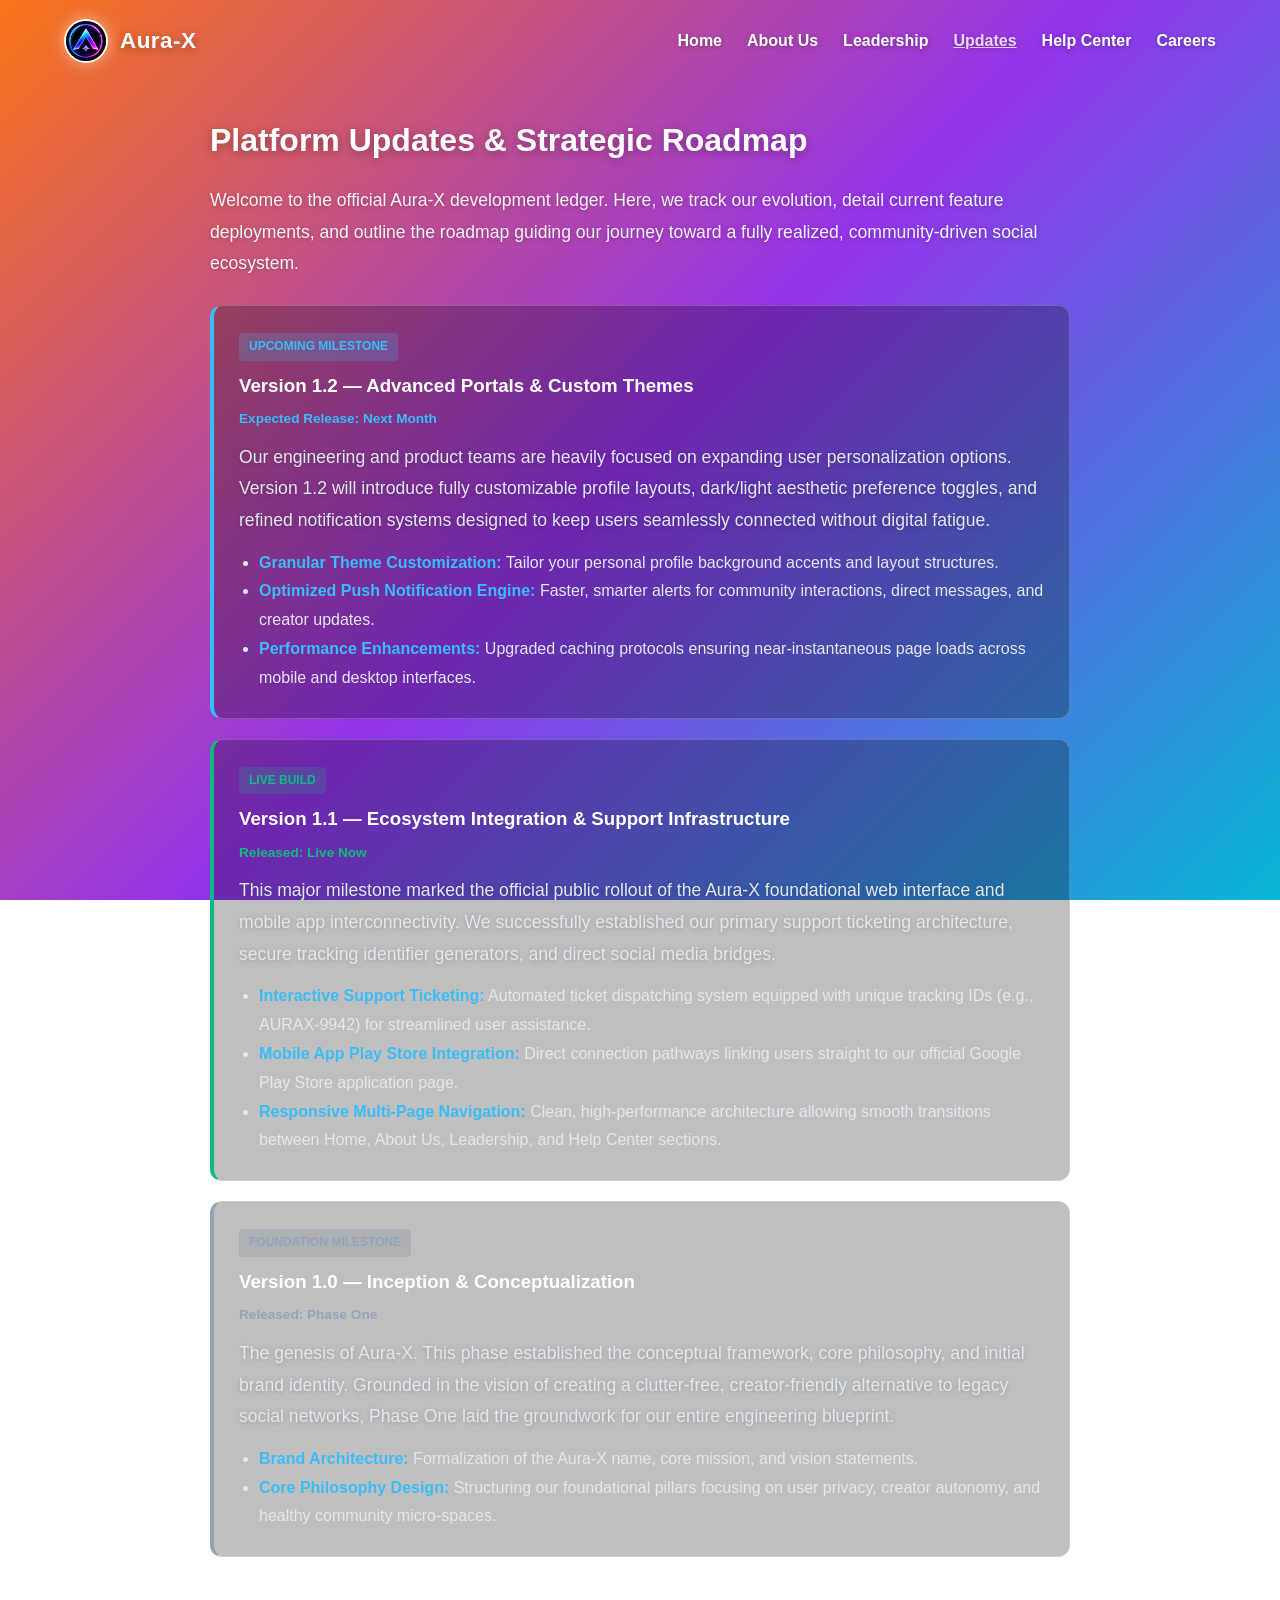
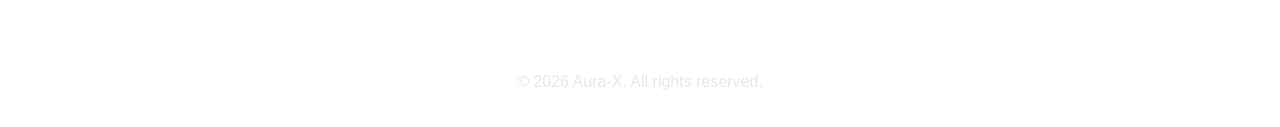
<file: updates.html>
<!DOCTYPE html>
<html lang="en">
<head>
    <meta charset="UTF-8">
    <meta name="viewport" content="width=device-width, initial-scale=1.0">
    <title>Aura-X | Updates & Roadmap</title>
    <link rel="stylesheet" href="style.css">
    <style>
        .story-container > *, .card > *, .audience-box, .leader-profile, .roadmap-item {
            opacity: 0;
            transform: translateY(30px);
            transition: opacity 0.8s ease-out, transform 0.8s ease-out;
        }
        .story-container > *.visible, .card > *.visible, .audience-box.visible, .leader-profile.visible, .roadmap-item.visible {
            opacity: 1;
            transform: translateY(0);
        }
    </style>
</head>
<body>

    <header>
        <div class="logo-container">
            <img src="logo.jpg" alt="Aura-X Logo" class="brand-logo">
            <span class="logo-text">Aura-X</span>
        </div>
        <button class="menu-toggle" onclick="toggleMenu()">
            <span></span>
            <span></span>
            <span></span>
        </button>
        <nav>
            <ul id="navLinks">
                <li><a href="index.html">Home</a></li>
                <li><a href="about.html">About Us</a></li>
                <li><a href="leadership.html">Leadership</a></li>
                <li><a href="updates.html" class="active">Updates</a></li>
                <li><a href="support.html">Help Center</a></li>
                <li><a href="careers.html">Careers</a></li>
            </ul>
        </nav>
    </header>

    <div class="container">
        <section class="card">
            <h2>Platform Updates & Strategic Roadmap</h2>
            <p style="margin-bottom: 25px;">Welcome to the official Aura-X development ledger. Here, we track our evolution, detail current feature deployments, and outline the roadmap guiding our journey toward a fully realized, community-driven social ecosystem.</p>
            
            <div style="display: flex; flex-direction: column; gap: 20px;">
                
                <div class="roadmap-item" style="background: rgba(0, 0, 0, 0.25); border: 1px solid rgba(255, 255, 255, 0.2); border-left: 4px solid #38bdf8; padding: 25px; border-radius: 12px;">
                    <span style="display: inline-block; background: rgba(56, 189, 248, 0.2); color: #38bdf8; font-size: 0.75rem; font-weight: 800; padding: 3px 10px; border-radius: 4px; margin-bottom: 8px; text-transform: uppercase;">Upcoming Milestone</span>
                    <h3 style="color: #ffffff; margin-bottom: 5px;">Version 1.2 — Advanced Portals & Custom Themes</h3>
                    <span style="font-size: 0.85rem; color: #38bdf8; display: block; margin-bottom: 10px; font-weight: 600;">Expected Release: Next Month</span>
                    <p style="color: #e2e8f0; margin-bottom: 12px;">
                        Our engineering and product teams are heavily focused on expanding user personalization options. Version 1.2 will introduce fully customizable profile layouts, dark/light aesthetic preference toggles, and refined notification systems designed to keep users seamlessly connected without digital fatigue.
                    </p>
                    <ul style="margin-left: 20px; color: #e2e8f0;">
                        <li><strong style="color: #38bdf8;">Granular Theme Customization:</strong> Tailor your personal profile background accents and layout structures.</li>
                        <li><strong style="color: #38bdf8;">Optimized Push Notification Engine:</strong> Faster, smarter alerts for community interactions, direct messages, and creator updates.</li>
                        <li><strong style="color: #38bdf8;">Performance Enhancements:</strong> Upgraded caching protocols ensuring near-instantaneous page loads across mobile and desktop interfaces.</li>
                    </ul>
                </div>

                <div class="roadmap-item" style="background: rgba(0, 0, 0, 0.25); border: 1px solid rgba(255, 255, 255, 0.2); border-left: 4px solid #10b981; padding: 25px; border-radius: 12px;">
                    <span style="display: inline-block; background: rgba(16, 185, 129, 0.2); color: #10b981; font-size: 0.75rem; font-weight: 800; padding: 3px 10px; border-radius: 4px; margin-bottom: 8px; text-transform: uppercase;">Live Build</span>
                    <h3 style="color: #ffffff; margin-bottom: 5px;">Version 1.1 — Ecosystem Integration & Support Infrastructure</h3>
                    <span style="font-size: 0.85rem; color: #10b981; display: block; margin-bottom: 10px; font-weight: 600;">Released: Live Now</span>
                    <p style="color: #e2e8f0; margin-bottom: 12px;">
                        This major milestone marked the official public rollout of the Aura-X foundational web interface and mobile app interconnectivity. We successfully established our primary support ticketing architecture, secure tracking identifier generators, and direct social media bridges.
                    </p>
                    <ul style="margin-left: 20px; color: #e2e8f0;">
                        <li><strong style="color: #38bdf8;">Interactive Support Ticketing:</strong> Automated ticket dispatching system equipped with unique tracking IDs (e.g., AURAX-9942) for streamlined user assistance.</li>
                        <li><strong style="color: #38bdf8;">Mobile App Play Store Integration:</strong> Direct connection pathways linking users straight to our official Google Play Store application page.</li>
                        <li><strong style="color: #38bdf8;">Responsive Multi-Page Navigation:</strong> Clean, high-performance architecture allowing smooth transitions between Home, About Us, Leadership, and Help Center sections.</li>
                    </ul>
                </div>

                <div class="roadmap-item" style="background: rgba(0, 0, 0, 0.25); border: 1px solid rgba(255, 255, 255, 0.2); border-left: 4px solid #94a3b8; padding: 25px; border-radius: 12px;">
                    <span style="display: inline-block; background: rgba(100, 116, 139, 0.2); color: #94a3b8; font-size: 0.75rem; font-weight: 800; padding: 3px 10px; border-radius: 4px; margin-bottom: 8px; text-transform: uppercase;">Foundation Milestone</span>
                    <h3 style="color: #ffffff; margin-bottom: 5px;">Version 1.0 — Inception & Conceptualization</h3>
                    <span style="font-size: 0.85rem; color: #94a3b8; display: block; margin-bottom: 10px; font-weight: 600;">Released: Phase One</span>
                    <p style="color: #e2e8f0; margin-bottom: 12px;">
                        The genesis of Aura-X. This phase established the conceptual framework, core philosophy, and initial brand identity. Grounded in the vision of creating a clutter-free, creator-friendly alternative to legacy social networks, Phase One laid the groundwork for our entire engineering blueprint.
                    </p>
                    <ul style="margin-left: 20px; color: #e2e8f0;">
                        <li><strong style="color: #38bdf8;">Brand Architecture:</strong> Formalization of the Aura-X name, core mission, and vision statements.</li>
                        <li><strong style="color: #38bdf8;">Core Philosophy Design:</strong> Structuring our foundational pillars focusing on user privacy, creator autonomy, and healthy community micro-spaces.</li>
                    </ul>
                </div>

            </div>
        </section>
    </div>

    <footer>
        <p>&copy; 2026 Aura-X. All rights reserved.</p>
    </footer>

    <script>
        function toggleMenu() {
            const navLinks = document.getElementById('navLinks');
            navLinks.classList.toggle('show');
        }

        document.addEventListener("DOMContentLoaded", function() {
            const observer = new IntersectionObserver((entries) => {
                entries.forEach(entry => {
                    if (entry.isIntersecting) {
                        entry.target.classList.add('visible');
                    }
                });
            }, { threshold: 0.1 });

            document.querySelectorAll('.story-container > *, .card > *, .audience-box, .leader-profile, .roadmap-item').forEach(el => {
                observer.observe(el);
            });
        });
    </script>
</body>
</html>
</file>
<file: style.css>
:root {
    --accent-blue: #38bdf8;
    --text-main: #ffffff;
    --text-muted: #e2e8f0;
}

* {
    margin: 0;
    padding: 0;
    box-sizing: border-box;
    font-family: 'Inter', 'Segoe UI', Tahoma, Geneva, Verdana, sans-serif;
}

body {
    background: linear-gradient(135deg, #f97316 0%, #9333ea 50%, #06b6d4 100%);
    background-attachment: fixed;
    color: var(--text-main);
    line-height: 1.8;
    min-height: 100vh;
}

header {
    background: transparent;
    display: flex;
    justify-content: space-between;
    align-items: center;
    padding: 1.2rem 5%;
    position: relative;
    z-index: 1000;
}

.logo-container {
    display: flex;
    align-items: center;
    gap: 12px;
}

.brand-logo {
    width: 44px;
    height: 44px;
    border-radius: 50%;
    object-fit: cover;
    border: 2px solid #ffffff;
    box-shadow: 0 0 15px rgba(255, 255, 255, 0.5);
}

.logo-text {
    font-size: 1.4rem;
    font-weight: 700;
    color: #ffffff;
    letter-spacing: 0.5px;
    text-shadow: 0 2px 10px rgba(0,0,0,0.3);
}

.menu-toggle {
    display: none;
    flex-direction: column;
    cursor: pointer;
    gap: 5px;
    background: none;
    border: none;
}

.menu-toggle span {
    width: 25px;
    height: 3px;
    background-color: #ffffff;
    border-radius: 2px;
    transition: 0.3s;
}

nav ul {
    list-style: none;
    display: flex;
    gap: 25px;
    flex-wrap: wrap;
}

nav ul li a {
    color: #ffffff;
    text-decoration: none;
    font-weight: 600;
    font-size: 1rem;
    text-shadow: 0 1px 5px rgba(0,0,0,0.3);
    transition: opacity 0.2s ease;
}

nav ul li a:hover, nav ul li a.active {
    opacity: 0.8;
    text-decoration: underline;
}

@media (max-width: 768px) {
    .menu-toggle {
        display: flex;
    }

    nav ul {
        display: none;
        flex-direction: column;
        width: 100%;
        position: absolute;
        top: 100%;
        left: 0;
        background: rgba(15, 10, 30, 0.95);
        padding: 20px 0;
        text-align: center;
    }

    nav ul.show {
        display: flex;
    }

    nav ul li {
        margin: 10px 0;
    }
}

.container {
    max-width: 900px;
    margin: 30px auto 80px auto;
    padding: 0 20px;
    display: flex;
    flex-direction: column;
    gap: 35px;
}

.card {
    background: transparent;
    border: none;
    padding: 0;
    box-shadow: none;
}

.card h2 {
    color: #ffffff;
    font-size: 2rem;
    margin-bottom: 15px;
    text-shadow: 0 2px 10px rgba(0,0,0,0.3);
}

.card p {
    color: #f3f4f6;
    font-size: 1.1rem;
    margin-bottom: 15px;
    text-shadow: 0 1px 5px rgba(0,0,0,0.2);
}

.hero-story {
    padding: 20px 20px 60px 20px;
}

.story-container {
    max-width: 900px;
    margin: 0 auto;
    background: transparent;
    border: none;
    padding: 0;
    box-shadow: none;
}

.story-container h1 {
    font-size: 3.2rem;
    color: #ffffff;
    margin-bottom: 10px;
    font-weight: 800;
    text-shadow: 0 2px 15px rgba(0,0,0,0.4);
}

.story-container .tagline {
    font-size: 1.4rem;
    color: #38bdf8;
    margin-bottom: 25px;
    font-weight: 600;
    text-shadow: 0 2px 10px rgba(0,0,0,0.3);
}

.story-container h2 {
    font-size: 1.6rem;
    color: #ffffff;
    margin-top: 35px;
    margin-bottom: 12px;
    text-shadow: 0 2px 8px rgba(0,0,0,0.3);
}

.story-container p {
    color: #f3f4f6;
    font-size: 1.08rem;
    margin-bottom: 15px;
    text-shadow: 0 1px 5px rgba(0,0,0,0.2);
}

.audience-grid, .team-grid {
    display: grid;
    grid-template-columns: repeat(auto-fit, minmax(240px, 1fr));
    gap: 20px;
    margin-top: 20px;
}

.audience-box, .team-member, .leader-profile, .roadmap-item, .support-badge, .faq-box, .coming-soon-box {
    background: rgba(0, 0, 0, 0.25);
    border: 1px solid rgba(255, 255, 255, 0.2);
    padding: 24px;
    border-radius: 12px;
}

.audience-box h3, .team-member h3, .leader-profile h3, .roadmap-item h3 {
    color: #ffffff;
    margin-bottom: 8px;
}

.role {
    color: #c084fc;
    font-weight: 600;
    font-size: 0.9rem;
    display: block;
    margin-bottom: 10px;
}

.form-group {
    margin-bottom: 20px;
}

.form-group label {
    display: block;
    margin-bottom: 6px;
    font-weight: 500;
    color: #ffffff;
}

.form-group input, 
.form-group textarea {
    width: 100%;
    padding: 14px;
    background: rgba(0, 0, 0, 0.3);
    border: 1px solid rgba(255, 255, 255, 0.3);
    color: #ffffff;
    border-radius: 10px;
    font-size: 1rem;
}

.form-group input:focus, 
.form-group textarea:focus {
    outline: none;
    border-color: #38bdf8;
}

.submit-btn, .cta-btn {
    background: #ffffff;
    color: #000000;
    padding: 12px 28px;
    border: none;
    border-radius: 30px;
    font-weight: bold;
    cursor: pointer;
    text-decoration: none;
    display: inline-block;
}

.submit-btn:hover, .cta-btn:hover {
    opacity: 0.9;
}

.success-box {
    margin-top: 20px;
    padding: 15px;
    background: rgba(0, 0, 0, 0.4);
    border: 1px solid #38bdf8;
    border-radius: 10px;
    color: #38bdf8;
}

.social-links {
    display: flex;
    gap: 15px;
    flex-wrap: wrap;
    margin-top: 15px;
}

.social-btn {
    padding: 10px 22px;
    border-radius: 30px;
    text-decoration: none;
    font-weight: bold;
    font-size: 0.9rem;
    color: #ffffff;
}

.social-btn.instagram { background: linear-gradient(45deg, #f09433, #dc2743, #bc1888); }
.social-btn.youtube { background: #ef4444; }
.social-btn.discord { background: #6366f1; }

footer {
    background: transparent;
    color: #e2e8f0;
    text-align: center;
    padding: 30px;
    margin-top: 60px;
    border-top: 1px solid rgba(255, 255, 255, 0.15);
}
</file>
